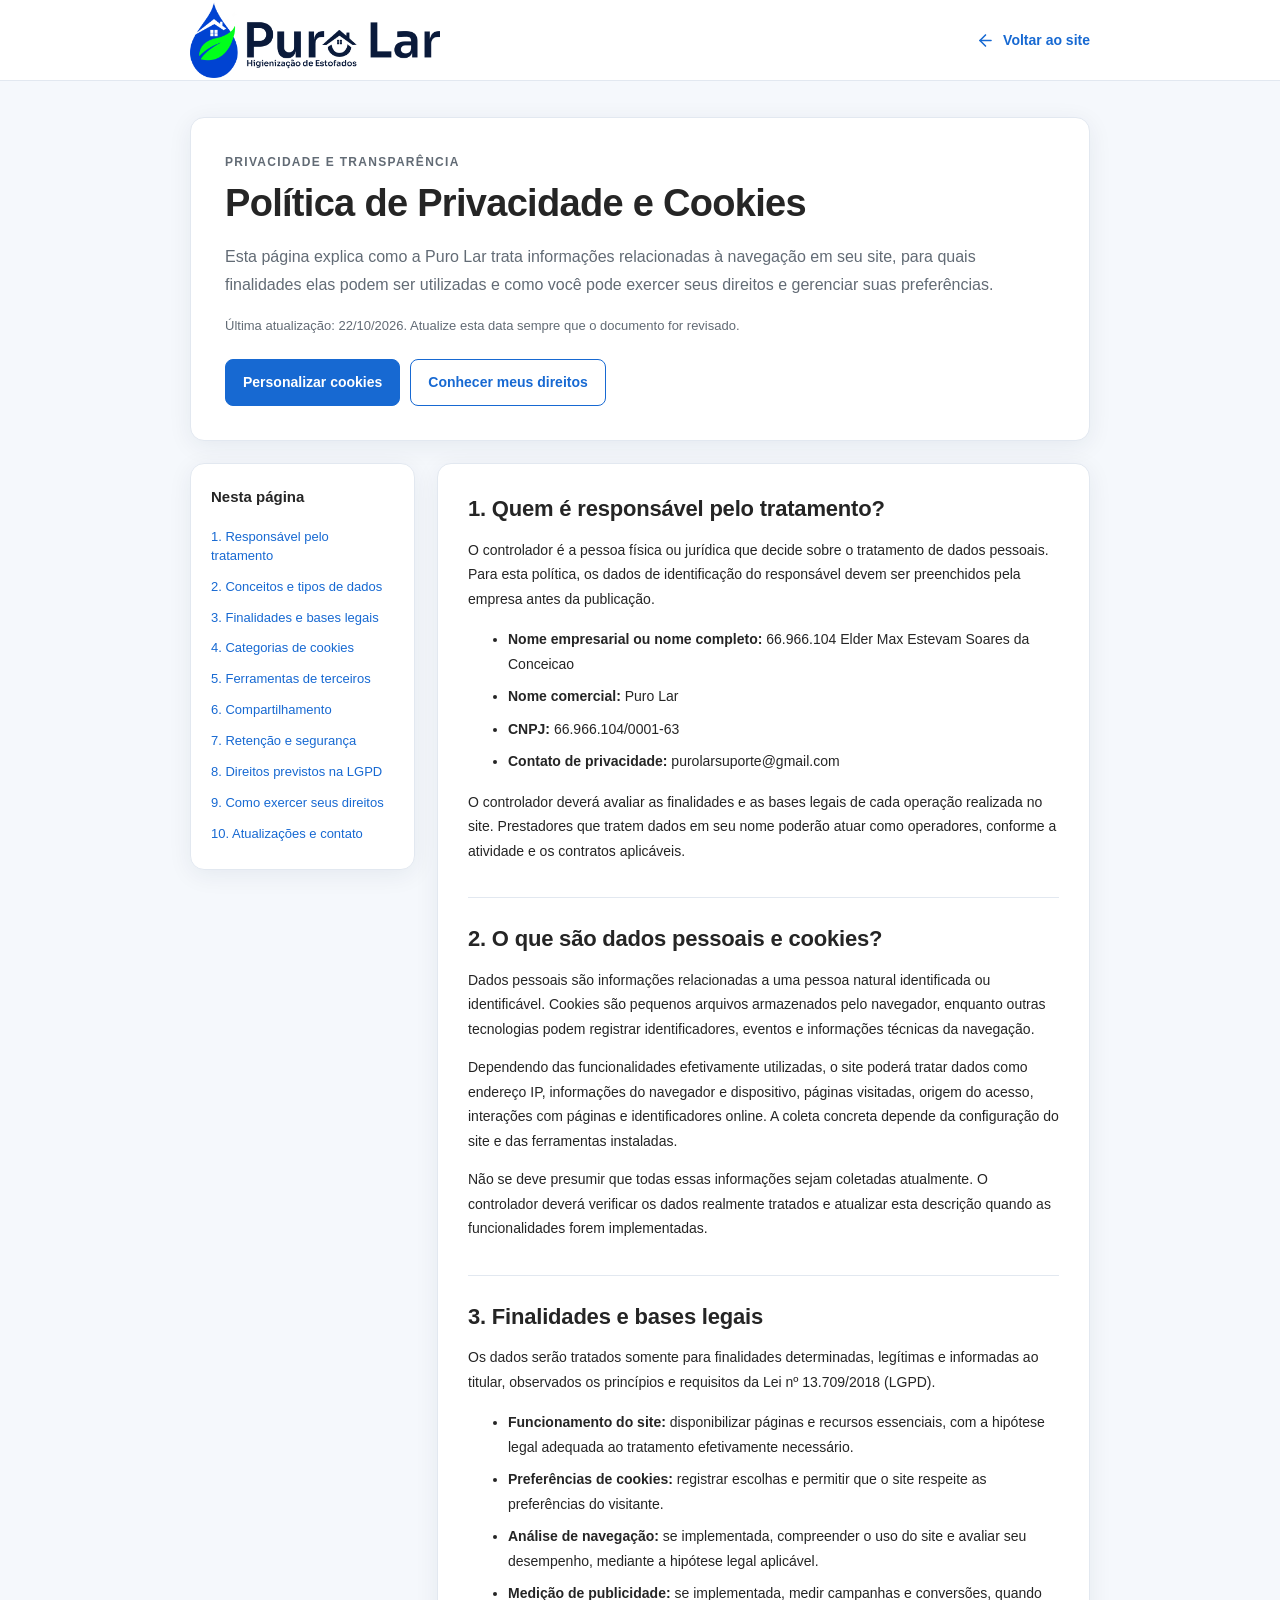
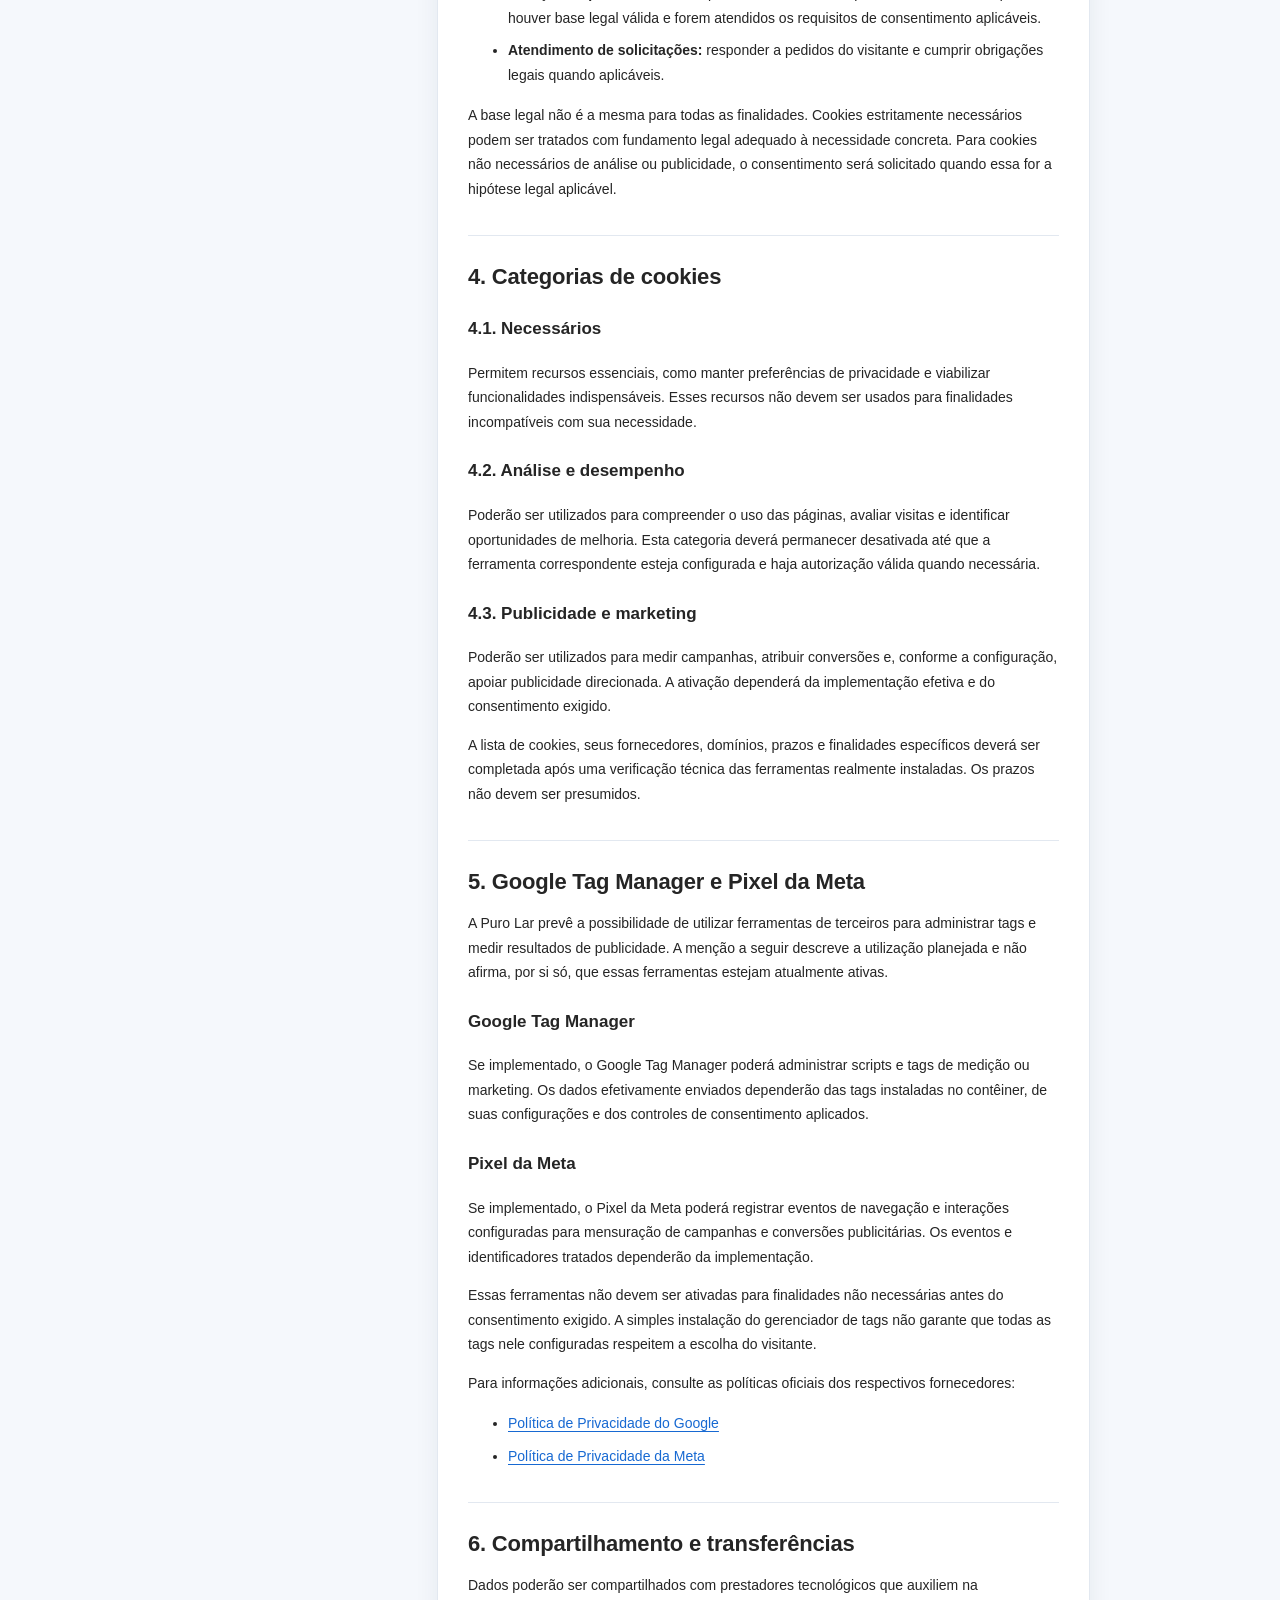
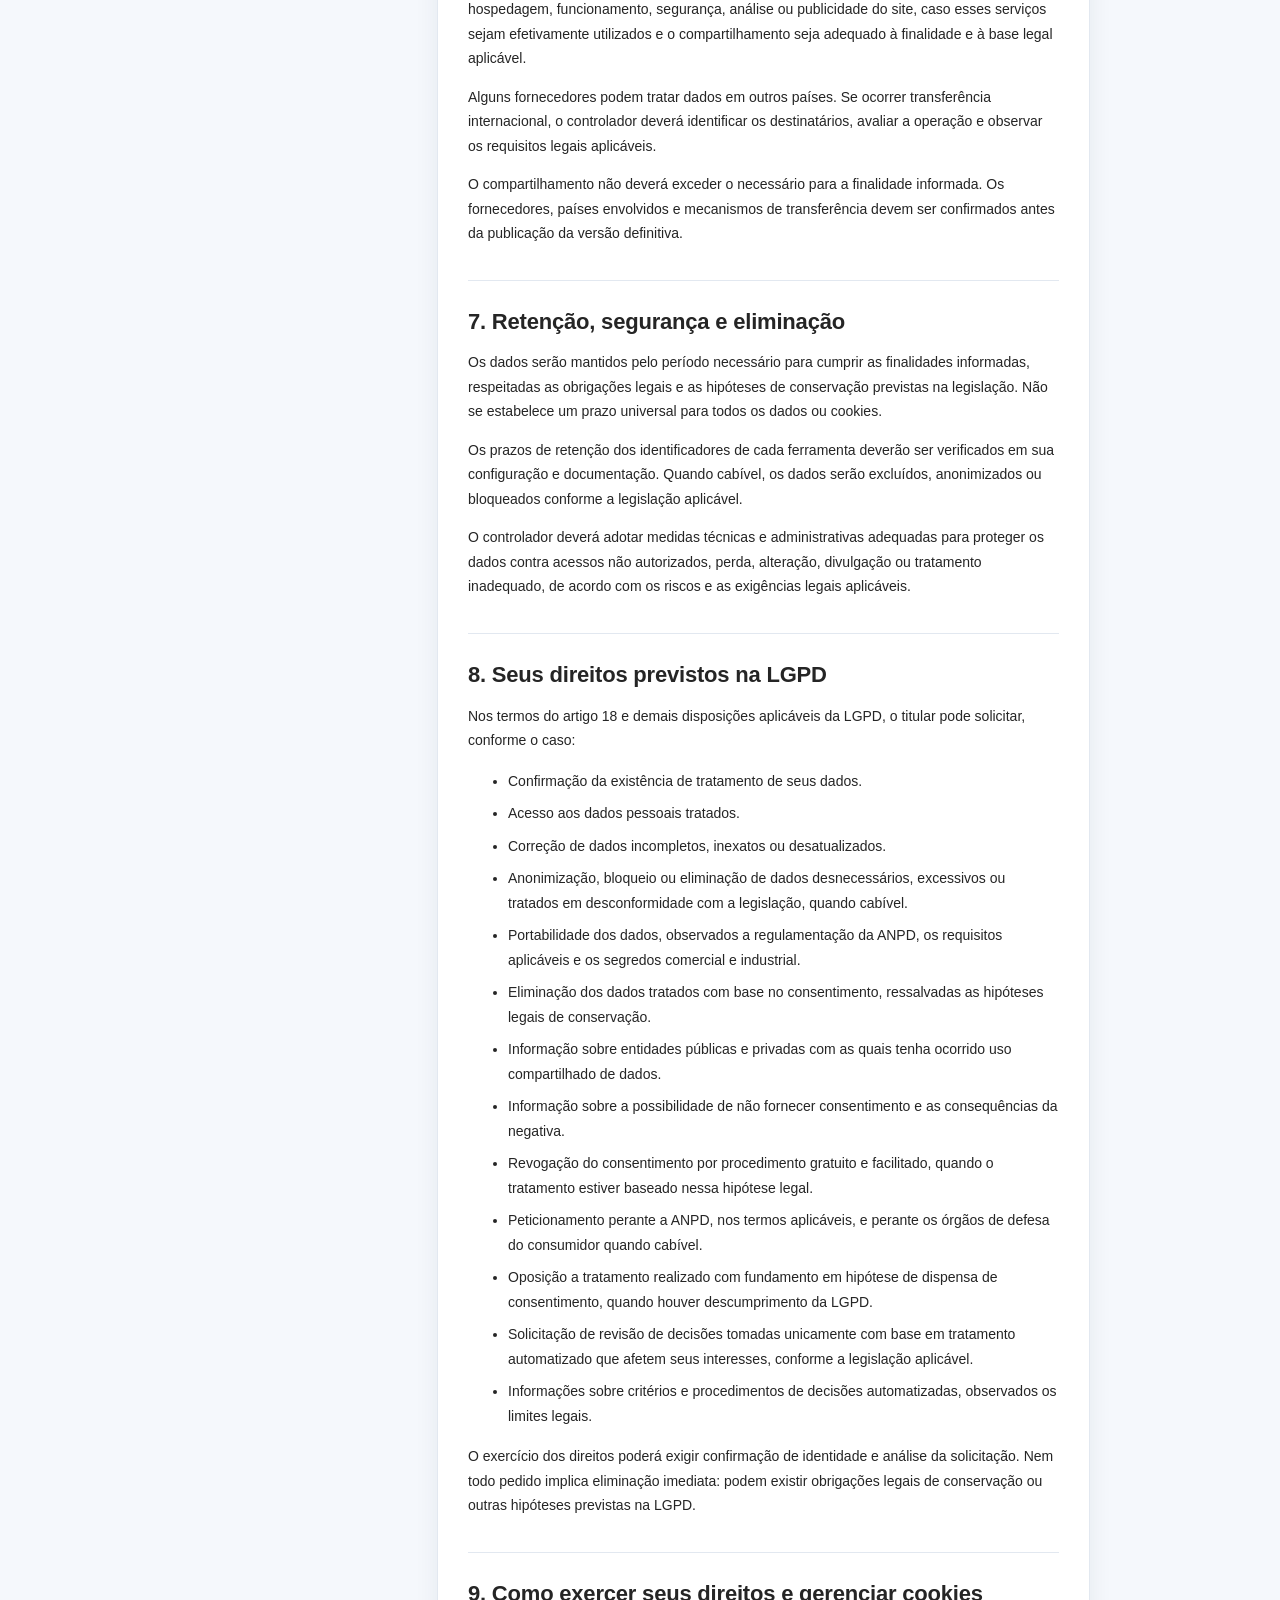
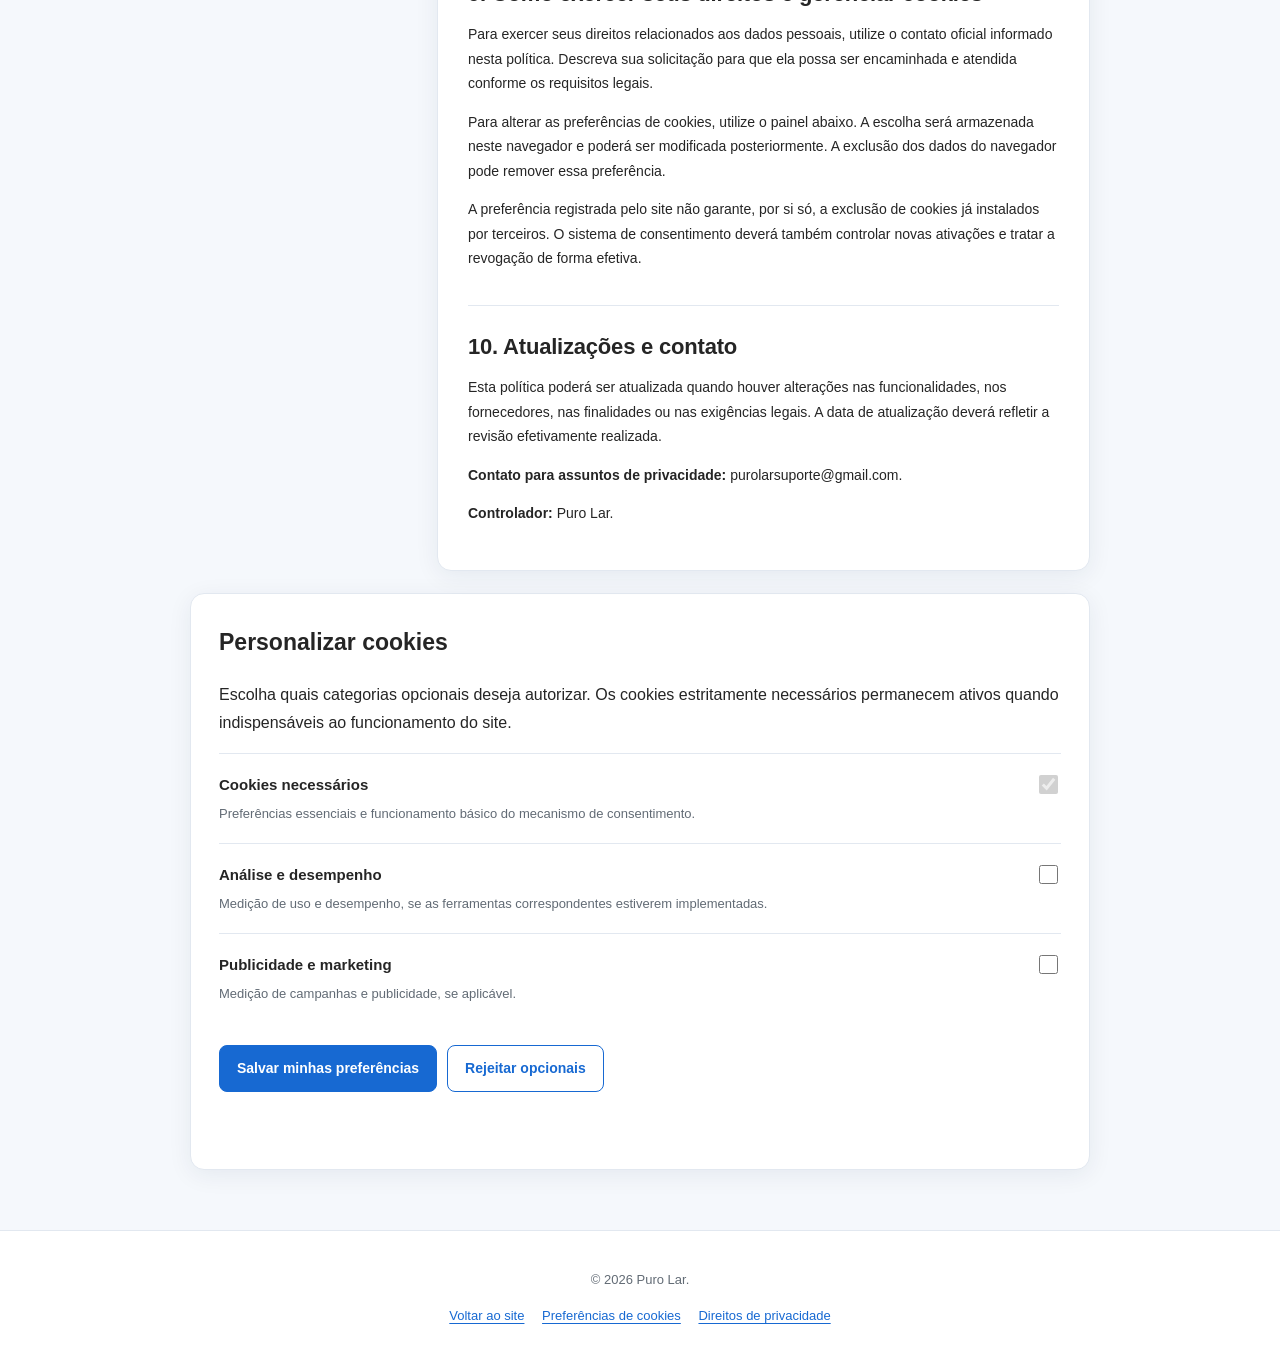
<file: politica-de-cookies.html>
<!DOCTYPE html>
<html lang="pt-BR">
<head>
  <meta charset="UTF-8">
  <meta name="viewport" content="width=device-width, initial-scale=1">

  <title>Política de Privacidade e Cookies | Puro Lar</title>

  <meta
    name="description"
    content="Conheça a política de privacidade e cookies da Puro Lar, seus direitos e como gerenciar suas preferências."
  >

  <meta name="theme-color" content="#1769D2">
  <!-- FAVICON DO NAVEGADOR -->
<link rel="icon" type="image/png" href="https://purolarhigienizacao.com.br/imagens/favicon.png">

<!-- FAVICON PARA O GOOGLE -->
<link rel="icon" type="image/png" sizes="48x48"
      href="https://www.purolarhigienizacao.com.br/imagens/favicon-48.png">

  <style>
    /* ==================================================
       PERSONALIZAÇÃO VISUAL — PURO LAR
       Altere estas variáveis para modificar o visual.
       ================================================== */

    :root {
      --pl-primary: #1769D2;
      --pl-primary-hover: #0D4FA8;
      --pl-secondary: #43A047;
      --pl-text: #252525;
      --pl-muted: #626B75;
      --pl-background: #F5F8FC;
      --pl-surface: #FFFFFF;
      --pl-border: #E2E8F0;

      --pl-font: Arial, Helvetica, sans-serif;
      --pl-content-width: 900px;
      --pl-radius: 14px;
      --pl-button-radius: 8px;
      --pl-card-shadow: 0 5px 24px rgba(20, 40, 70, .07);

      /* Banner de preferências */
      --pl-banner-background: #FFFFFF;
      --pl-banner-text: #252525;
      --pl-banner-shadow: 0 8px 30px rgba(0, 0, 0, .16);
    }

    * {
      box-sizing: border-box;
    }

    html {
      scroll-behavior: smooth;
      scroll-padding-top: 24px;
    }

    body {
      margin: 0;
      font-family: var(--pl-font);
      color: var(--pl-text);
      background: var(--pl-background);
      line-height: 1.75;
    }

    a {
      color: var(--pl-primary);
      text-underline-offset: 3px;
    }

    a:hover {
      color: var(--pl-primary-hover);
    }

    button,
    input {
      font: inherit;
    }

    button {
      cursor: pointer;
    }

    .site-header {
      background: var(--pl-surface);
      border-bottom: 1px solid var(--pl-border);
    }

    .header-inner {
      width: min(
        var(--pl-content-width),
        calc(100% - 36px)
      );
      min-height: 76px;
      margin: auto;
      display: flex;
      align-items: center;
      justify-content: space-between;
      gap: 20px;
    }

    .brand {
      display: flex;
      align-items: center;
      gap: 10px;
      color: var(--pl-text);
      font-size: 20px;
      font-weight: 700;
      text-decoration: none;
    }

    /* Substitua pelo caminho real da logo, se desejar. */
    .brand img {
      display: block;
      width: 42px;
      height: 42px;
      object-fit: contain;
    }

    .back-link {
      display: inline-flex;
      align-items: center;
      gap: 8px;
      color: var(--pl-primary);
      font-size: 14px;
      font-weight: 600;
      text-decoration: none;
    }

    .back-link svg {
      width: 19px;
      height: 19px;
      flex-shrink: 0;
    }

    .page {
      width: min(
        var(--pl-content-width),
        calc(100% - 36px)
      );
      margin: 36px auto 60px;
    }

    .intro {
      padding: 34px;
      margin-bottom: 22px;
      background: var(--pl-surface);
      border: 1px solid var(--pl-border);
      border-radius: var(--pl-radius);
      box-shadow: var(--pl-card-shadow);
    }

    .eyebrow {
      margin: 0 0 8px;
      color: var(--pl-secondary);
      font-size: 12px;
      font-weight: 700;
      letter-spacing: 1.3px;
      text-transform: uppercase;
    }

    h1 {
      margin: 0 0 14px;
      font-size: clamp(28px, 4vw, 38px);
      line-height: 1.2;
      letter-spacing: -.7px;
    }

    .intro p {
      color: var(--pl-muted);
    }

    .updated {
      font-size: 13px;
      color: var(--pl-muted);
    }

    .actions {
      display: flex;
      flex-wrap: wrap;
      gap: 10px;
      margin-top: 22px;
    }

    .button {
      display: inline-flex;
      align-items: center;
      justify-content: center;
      gap: 8px;
      min-height: 44px;
      padding: 10px 17px;
      border: 1px solid var(--pl-primary);
      border-radius: var(--pl-button-radius);
      background: var(--pl-primary);
      color: white;
      font-size: 14px;
      font-weight: 700;
      text-decoration: none;
    }

    .button:hover {
      background: var(--pl-primary-hover);
      border-color: var(--pl-primary-hover);
      color: white;
    }

    .button--secondary {
      color: var(--pl-primary);
      background: white;
    }

    .button--secondary:hover {
      color: var(--pl-primary-hover);
      background: #F0F6FF;
    }

    .layout {
      display: grid;
      grid-template-columns: 225px minmax(0, 1fr);
      gap: 22px;
      align-items: start;
    }

    .toc,
    .policy-content,
    .preferences {
      background: var(--pl-surface);
      border: 1px solid var(--pl-border);
      border-radius: var(--pl-radius);
      box-shadow: var(--pl-card-shadow);
    }

    .toc {
      position: sticky;
      top: 20px;
      padding: 20px;
    }

    .toc h2 {
      margin: 0 0 12px;
      font-size: 15px;
    }

    .toc a {
      display: block;
      padding: 6px 0;
      font-size: 13px;
      line-height: 1.45;
      text-decoration: none;
    }

    .policy-content {
      padding: 30px;
      min-width: 0;
    }

    .policy-content section + section {
      margin-top: 34px;
      padding-top: 26px;
      border-top: 1px solid var(--pl-border);
    }

    .policy-content h2 {
      margin: 0 0 14px;
      font-size: 22px;
      line-height: 1.35;
      letter-spacing: -.2px;
    }

    .policy-content h3 {
      margin-top: 22px;
      font-size: 17px;
    }

    .policy-content p,
    .policy-content li {
      font-size: 14px;
    }

    .policy-content li + li {
      margin-top: 8px;
    }

    .notice {
      padding: 15px 17px;
      border-left: 3px solid var(--pl-secondary);
      border-radius: 5px;
      background: #F3F9F3;
      font-size: 13px;
    }

    .preferences {
      margin-top: 22px;
      padding: 28px;
      scroll-margin-top: 20px;
    }

    .preferences h2 {
      margin-top: 0;
      font-size: 23px;
    }

    .category {
      display: flex;
      align-items: flex-start;
      justify-content: space-between;
      gap: 18px;
      padding: 18px 0;
      border-top: 1px solid var(--pl-border);
    }

    .category h3 {
      margin: 0 0 4px;
      font-size: 15px;
    }

    .category p {
      margin: 0;
      color: var(--pl-muted);
      font-size: 13px;
    }

    .category input {
      width: 19px;
      height: 19px;
      margin-top: 3px;
      accent-color: var(--pl-primary);
      flex-shrink: 0;
    }

    .category input:disabled {
      cursor: not-allowed;
    }

    .save-status {
      min-height: 24px;
      margin-top: 12px;
      font-size: 13px;
      color: var(--pl-secondary);
    }

    .site-footer {
      padding: 25px 18px;
      background: white;
      border-top: 1px solid var(--pl-border);
      text-align: center;
      font-size: 13px;
      color: var(--pl-muted);
    }

    .site-footer a {
      margin: 0 7px;
    }

    [hidden] {
      display: none !important;
    }

    :focus-visible {
      outline: 3px solid var(--pl-primary);
      outline-offset: 3px;
    }

    @media (max-width: 760px) {
      .header-inner {
        min-height: 66px;
      }

      .brand {
        font-size: 17px;
      }

      .brand img {
        width: 34px;
        height: 34px;
      }

      .layout {
        grid-template-columns: 1fr;
      }

      .toc {
        position: static;
      }

      .toc nav {
        columns: 2;
        column-gap: 20px;
      }

      .page {
        margin-top: 20px;
      }

      .intro,
      .policy-content,
      .preferences {
        padding: 22px 19px;
      }
    }

    @media (max-width: 420px) {
      .header-inner,
      .page {
        width: calc(100% - 24px);
      }

      .back-link {
        font-size: 12px;
      }

      .toc nav {
        columns: 1;
      }

      .actions {
        flex-direction: column;
      }

      .actions .button {
        width: 100%;
      }
    }
  </style>
</head>

<body>
  <header class="site-header">
    <div class="header-inner">

      <a class="brand" href="index.html" aria-label="Puro Lar - página inicial">
        <!-- Opcional: informe aqui o caminho real da sua logo. -->
        <!-- <img src="images/logo-puro-lar.png" alt=""> -->
        <img src="imagens/LOGO.PURO.LAR.png" alt="Puro Lar" style="width: 250px;height: 80px;">
      </a>

      <a class="back-link" href="index.html">
        <svg viewBox="0 0 24 24" fill="none"
          stroke="currentColor" stroke-width="2"
          stroke-linecap="round" stroke-linejoin="round"
          aria-hidden="true">
          <path d="M19 12H5"></path>
          <path d="m12 19-7-7 7-7"></path>
        </svg>
        Voltar ao site
      </a>

    </div>
  </header>

  <main class="page">

    <section class="intro">
      <p class="eyebrow">Privacidade e transparência</p>

      <h1>Política de Privacidade e Cookies</h1>

      <p>
        Esta página explica como a Puro Lar trata informações
        relacionadas à navegação em seu site, para quais finalidades
        elas podem ser utilizadas e como você pode exercer seus
        direitos e gerenciar suas preferências.
      </p>

      <p class="updated">
        Última atualização: <time datetime="2026-10-22">22/10/2026</time>.
        Atualize esta data sempre que o documento for revisado.
      </p>

      <div class="actions">
        <a class="button" href="#preferencias">
          Personalizar cookies
        </a>

        <a class="button button--secondary" href="#direitos">
          Conhecer meus direitos
        </a>
      </div>
    </section>

    <div class="layout">

      <aside class="toc">
        <h2>Nesta página</h2>

        <nav aria-label="Índice da política">
          <a href="#controlador">1. Responsável pelo tratamento</a>
          <a href="#conceitos">2. Conceitos e tipos de dados</a>
          <a href="#finalidades">3. Finalidades e bases legais</a>
          <a href="#cookies">4. Categorias de cookies</a>
          <a href="#terceiros">5. Ferramentas de terceiros</a>
          <a href="#compartilhamento">6. Compartilhamento</a>
          <a href="#retencao">7. Retenção e segurança</a>
          <a href="#direitos">8. Direitos previstos na LGPD</a>
          <a href="#exercicio">9. Como exercer seus direitos</a>
          <a href="#alteracoes">10. Atualizações e contato</a>
        </nav>
      </aside>

      <article class="policy-content">

        <section id="controlador">
          <h2>1. Quem é responsável pelo tratamento?</h2>

          <p>
            O controlador é a pessoa física ou jurídica que decide
            sobre o tratamento de dados pessoais. Para esta política,
            os dados de identificação do responsável devem ser
            preenchidos pela empresa antes da publicação.
          </p>

          <ul>
            <li><strong>Nome empresarial ou nome completo:</strong>
              66.966.104 Elder Max Estevam Soares da Conceicao</li>
            <li><strong>Nome comercial:</strong> Puro Lar</li>
            <li><strong>CNPJ:</strong>
               66.966.104/0001-63</li>
            <li><strong>Contato de privacidade:</strong>
              purolarsuporte@gmail.com</li>
          </ul>

          <p>
            O controlador deverá avaliar as finalidades e as bases
            legais de cada operação realizada no site. Prestadores
            que tratem dados em seu nome poderão atuar como operadores,
            conforme a atividade e os contratos aplicáveis.
          </p>
        </section>

        <section id="conceitos">
          <h2>2. O que são dados pessoais e cookies?</h2>

          <p>
            Dados pessoais são informações relacionadas a uma pessoa
            natural identificada ou identificável. Cookies são
            pequenos arquivos armazenados pelo navegador, enquanto
            outras tecnologias podem registrar identificadores,
            eventos e informações técnicas da navegação.
          </p>

          <p>
            Dependendo das funcionalidades efetivamente utilizadas,
            o site poderá tratar dados como endereço IP, informações
            do navegador e dispositivo, páginas visitadas, origem
            do acesso, interações com páginas e identificadores
            online. A coleta concreta depende da configuração
            do site e das ferramentas instaladas.
          </p>

          <p>
            Não se deve presumir que todas essas informações sejam
            coletadas atualmente. O controlador deverá verificar
            os dados realmente tratados e atualizar esta descrição
            quando as funcionalidades forem implementadas.
          </p>
        </section>

        <section id="finalidades">
          <h2>3. Finalidades e bases legais</h2>

          <p>
            Os dados serão tratados somente para finalidades
            determinadas, legítimas e informadas ao titular,
            observados os princípios e requisitos da Lei
            nº 13.709/2018 (LGPD).
          </p>

          <ul>
            <li>
              <strong>Funcionamento do site:</strong> disponibilizar
              páginas e recursos essenciais, com a hipótese legal
              adequada ao tratamento efetivamente necessário.
            </li>
            <li>
              <strong>Preferências de cookies:</strong> registrar
              escolhas e permitir que o site respeite as preferências
              do visitante.
            </li>
            <li>
              <strong>Análise de navegação:</strong> se implementada,
              compreender o uso do site e avaliar seu desempenho,
              mediante a hipótese legal aplicável.
            </li>
            <li>
              <strong>Medição de publicidade:</strong> se implementada,
              medir campanhas e conversões, quando houver base legal
              válida e forem atendidos os requisitos de consentimento
              aplicáveis.
            </li>
            <li>
              <strong>Atendimento de solicitações:</strong> responder
              a pedidos do visitante e cumprir obrigações legais
              quando aplicáveis.
            </li>
          </ul>

          <p>
            A base legal não é a mesma para todas as finalidades.
            Cookies estritamente necessários podem ser tratados
            com fundamento legal adequado à necessidade concreta.
            Para cookies não necessários de análise ou publicidade,
            o consentimento será solicitado quando essa for a
            hipótese legal aplicável.
          </p>
        </section>

        <section id="cookies">
          <h2>4. Categorias de cookies</h2>

          <h3>4.1. Necessários</h3>

          <p>
            Permitem recursos essenciais, como manter preferências
            de privacidade e viabilizar funcionalidades indispensáveis.
            Esses recursos não devem ser usados para finalidades
            incompatíveis com sua necessidade.
          </p>

          <h3>4.2. Análise e desempenho</h3>

          <p>
            Poderão ser utilizados para compreender o uso das páginas,
            avaliar visitas e identificar oportunidades de melhoria.
            Esta categoria deverá permanecer desativada até que
            a ferramenta correspondente esteja configurada e haja
            autorização válida quando necessária.
          </p>

          <h3>4.3. Publicidade e marketing</h3>

          <p>
            Poderão ser utilizados para medir campanhas, atribuir
            conversões e, conforme a configuração, apoiar publicidade
            direcionada. A ativação dependerá da implementação
            efetiva e do consentimento exigido.
          </p>

          <p>
            A lista de cookies, seus fornecedores, domínios, prazos
            e finalidades específicos deverá ser completada após
            uma verificação técnica das ferramentas realmente
            instaladas. Os prazos não devem ser presumidos.
          </p>
        </section>

        <section id="terceiros">
          <h2>5. Google Tag Manager e Pixel da Meta</h2>

          <p>
            A Puro Lar prevê a possibilidade de utilizar ferramentas
            de terceiros para administrar tags e medir resultados
            de publicidade. A menção a seguir descreve a utilização
            planejada e não afirma, por si só, que essas ferramentas
            estejam atualmente ativas.
          </p>

          <h3>Google Tag Manager</h3>

          <p>
            Se implementado, o Google Tag Manager poderá administrar
            scripts e tags de medição ou marketing. Os dados
            efetivamente enviados dependerão das tags instaladas
            no contêiner, de suas configurações e dos controles
            de consentimento aplicados.
          </p>

          <h3>Pixel da Meta</h3>

          <p>
            Se implementado, o Pixel da Meta poderá registrar eventos
            de navegação e interações configuradas para mensuração
            de campanhas e conversões publicitárias. Os eventos e
            identificadores tratados dependerão da implementação.
          </p>

          <p>
            Essas ferramentas não devem ser ativadas para finalidades
            não necessárias antes do consentimento exigido. A simples
            instalação do gerenciador de tags não garante que todas
            as tags nele configuradas respeitem a escolha do visitante.
          </p>

          <p>
            Para informações adicionais, consulte as políticas
            oficiais dos respectivos fornecedores:
          </p>

          <ul>
            <li>
              <a href="https://policies.google.com/privacy?hl=pt-BR"
                target="_blank" rel="noopener noreferrer">
                Política de Privacidade do Google
              </a>
            </li>
            <li>
              <a href="https://www.facebook.com/privacy/policy/"
                target="_blank" rel="noopener noreferrer">
                Política de Privacidade da Meta
              </a>
            </li>
          </ul>
        </section>

        <section id="compartilhamento">
          <h2>6. Compartilhamento e transferências</h2>

          <p>
            Dados poderão ser compartilhados com prestadores
            tecnológicos que auxiliem na hospedagem, funcionamento,
            segurança, análise ou publicidade do site, caso esses
            serviços sejam efetivamente utilizados e o compartilhamento
            seja adequado à finalidade e à base legal aplicável.
          </p>

          <p>
            Alguns fornecedores podem tratar dados em outros países.
            Se ocorrer transferência internacional, o controlador
            deverá identificar os destinatários, avaliar a operação
            e observar os requisitos legais aplicáveis.
          </p>

          <p>
            O compartilhamento não deverá exceder o necessário
            para a finalidade informada. Os fornecedores, países
            envolvidos e mecanismos de transferência devem ser
            confirmados antes da publicação da versão definitiva.
          </p>
        </section>

        <section id="retencao">
          <h2>7. Retenção, segurança e eliminação</h2>

          <p>
            Os dados serão mantidos pelo período necessário para
            cumprir as finalidades informadas, respeitadas as
            obrigações legais e as hipóteses de conservação previstas
            na legislação. Não se estabelece um prazo universal
            para todos os dados ou cookies.
          </p>

          <p>
            Os prazos de retenção dos identificadores de cada
            ferramenta deverão ser verificados em sua configuração
            e documentação. Quando cabível, os dados serão excluídos,
            anonimizados ou bloqueados conforme a legislação aplicável.
          </p>

          <p>
            O controlador deverá adotar medidas técnicas e
            administrativas adequadas para proteger os dados contra
            acessos não autorizados, perda, alteração, divulgação
            ou tratamento inadequado, de acordo com os riscos
            e as exigências legais aplicáveis.
          </p>
        </section>

        <section id="direitos">
          <h2>8. Seus direitos previstos na LGPD</h2>

          <p>
            Nos termos do artigo 18 e demais disposições aplicáveis
            da LGPD, o titular pode solicitar, conforme o caso:
          </p>

          <ul>
            <li>Confirmação da existência de tratamento de seus dados.</li>
            <li>Acesso aos dados pessoais tratados.</li>
            <li>Correção de dados incompletos, inexatos ou desatualizados.</li>
            <li>
              Anonimização, bloqueio ou eliminação de dados
              desnecessários, excessivos ou tratados em desconformidade
              com a legislação, quando cabível.
            </li>
            <li>
              Portabilidade dos dados, observados a regulamentação
              da ANPD, os requisitos aplicáveis e os segredos
              comercial e industrial.
            </li>
            <li>
              Eliminação dos dados tratados com base no consentimento,
              ressalvadas as hipóteses legais de conservação.
            </li>
            <li>
              Informação sobre entidades públicas e privadas com
              as quais tenha ocorrido uso compartilhado de dados.
            </li>
            <li>
              Informação sobre a possibilidade de não fornecer
              consentimento e as consequências da negativa.
            </li>
            <li>
              Revogação do consentimento por procedimento gratuito
              e facilitado, quando o tratamento estiver baseado
              nessa hipótese legal.
            </li>
            <li>
              Peticionamento perante a ANPD, nos termos aplicáveis,
              e perante os órgãos de defesa do consumidor quando cabível.
            </li>
            <li>
              Oposição a tratamento realizado com fundamento
              em hipótese de dispensa de consentimento, quando
              houver descumprimento da LGPD.
            </li>
            <li>
              Solicitação de revisão de decisões tomadas unicamente
              com base em tratamento automatizado que afetem
              seus interesses, conforme a legislação aplicável.
            </li>
            <li>
              Informações sobre critérios e procedimentos de decisões
              automatizadas, observados os limites legais.
            </li>
          </ul>

          <p>
            O exercício dos direitos poderá exigir confirmação
            de identidade e análise da solicitação. Nem todo pedido
            implica eliminação imediata: podem existir obrigações
            legais de conservação ou outras hipóteses previstas
            na LGPD.
          </p>
        </section>

        <section id="exercicio">
          <h2>9. Como exercer seus direitos e gerenciar cookies</h2>

          <p>
            Para exercer seus direitos relacionados aos dados
            pessoais, utilize o contato oficial informado nesta
            política. Descreva sua solicitação para que ela possa
            ser encaminhada e atendida conforme os requisitos legais.
          </p>

          <p>
            Para alterar as preferências de cookies, utilize o
            painel abaixo. A escolha será armazenada neste navegador
            e poderá ser modificada posteriormente. A exclusão dos
            dados do navegador pode remover essa preferência.
          </p>

          <p>
            A preferência registrada pelo site não garante, por si só,
            a exclusão de cookies já instalados por terceiros.
            O sistema de consentimento deverá também controlar
            novas ativações e tratar a revogação de forma efetiva.
          </p>
        </section>

        <section id="alteracoes">
          <h2>10. Atualizações e contato</h2>

          <p>
            Esta política poderá ser atualizada quando houver
            alterações nas funcionalidades, nos fornecedores,
            nas finalidades ou nas exigências legais. A data
            de atualização deverá refletir a revisão efetivamente
            realizada.
          </p>

          <p>
            <strong>Contato para assuntos de privacidade:</strong>
            purolarsuporte@gmail.com.
          </p>

          <p>
            <strong>Controlador:</strong>
            Puro Lar.
          </p>
        </section>

      </article>
    </div>

    <!-- PAINEL DE PREFERÊNCIAS -->
    <section class="preferences" id="preferencias">
      <h2>Personalizar cookies</h2>

      <p>
        Escolha quais categorias opcionais deseja autorizar.
        Os cookies estritamente necessários permanecem ativos
        quando indispensáveis ao funcionamento do site.
      </p>

      <form id="cookie-preferences-form">

        <div class="category">
          <div>
            <h3>Cookies necessários</h3>
            <p>
              Preferências essenciais e funcionamento básico
              do mecanismo de consentimento.
            </p>
          </div>

          <input
            type="checkbox"
            checked
            disabled
            aria-label="Cookies necessários sempre ativos"
          >
        </div>

        <div class="category">
          <div>
            <h3>Análise e desempenho</h3>
            <p>
              Medição de uso e desempenho, se as ferramentas
              correspondentes estiverem implementadas.
            </p>
          </div>

          <input
            type="checkbox"
            id="pref-analytics"
            name="analytics"
          >
        </div>

        <div class="category">
          <div>
            <h3>Publicidade e marketing</h3>
            <p>
              Medição de campanhas e publicidade, se aplicável.
            </p>
          </div>

          <input
            type="checkbox"
            id="pref-marketing"
            name="marketing"
          >
        </div>

        <div class="actions">
          <button class="button" type="submit">
            Salvar minhas preferências
          </button>

          <button
            class="button button--secondary"
            type="button"
            id="reject-optional-cookies"
            >
            Rejeitar opcionais
          </button>
        </div>

        <p
          id="preferences-status"
          class="save-status"
          role="status"
          aria-live="polite"
        ></p>
      </form>
    </section>

  </main>

  <footer class="site-footer">
    <p>© <span id="current-year">2026</span> Puro Lar.</p>

    <a href="index.html">Voltar ao site</a>
    <a href="#preferencias">Preferências de cookies</a>
    <a href="#direitos">Direitos de privacidade</a>
  </footer>
    
<script>
  (() => {
    "use strict";

    const STORAGE_KEY = "purolar_cookie_preferences";

    const analyticsInput = document.getElementById("pref-analytics");
    const marketingInput = document.getElementById("pref-marketing");
    const form = document.getElementById("cookie-preferences-form");
    const rejectButton = document.getElementById("reject-optional-cookies");
    const status = document.getElementById("preferences-status");

    function readPreferences() {
      try {
        const raw = localStorage.getItem(STORAGE_KEY);
        if (!raw) return null;

        const saved = JSON.parse(raw);

        if (
          saved?.version !== 1 ||
          typeof saved.analytics !== "boolean" ||
          typeof saved.marketing !== "boolean"
        ) {
          return null;
        }

        return saved;
      } catch (error) {
        return null;
      }
    }

    function savePreferences(analytics, marketing, decision = "custom") {
      const preferences = {
        version: 1,
        necessary: true,
        analytics,
        marketing,
        decision,
        updatedAt: new Date().toISOString()
      };

      try {
        localStorage.setItem(STORAGE_KEY, JSON.stringify(preferences));

        window.dispatchEvent(
          new CustomEvent("purolar:consent-updated", {
            detail: preferences
          })
        );

        status.textContent = "Preferências salvas neste navegador.";
        return true;
      } catch (error) {
        status.textContent =
          "Não foi possível salvar. Verifique as configurações do navegador.";
        return false;
      }
    }

    function loadPreferencesIntoForm() {
      const saved = readPreferences();

      if (!saved) return;

      analyticsInput.checked = saved.analytics;
      marketingInput.checked = saved.marketing;
    }

    form.addEventListener("submit", (event) => {
      event.preventDefault();

      savePreferences(
        analyticsInput.checked,
        marketingInput.checked,
        "custom"
      );
    });

    rejectButton.addEventListener("click", () => {
      analyticsInput.checked = false;
      marketingInput.checked = false;

      savePreferences(false, false, "rejected");
    });

    loadPreferencesIntoForm();

    document.getElementById("current-year").textContent =
      new Date().getFullYear();
  })();
</script>


</body>
</html>
</file>
